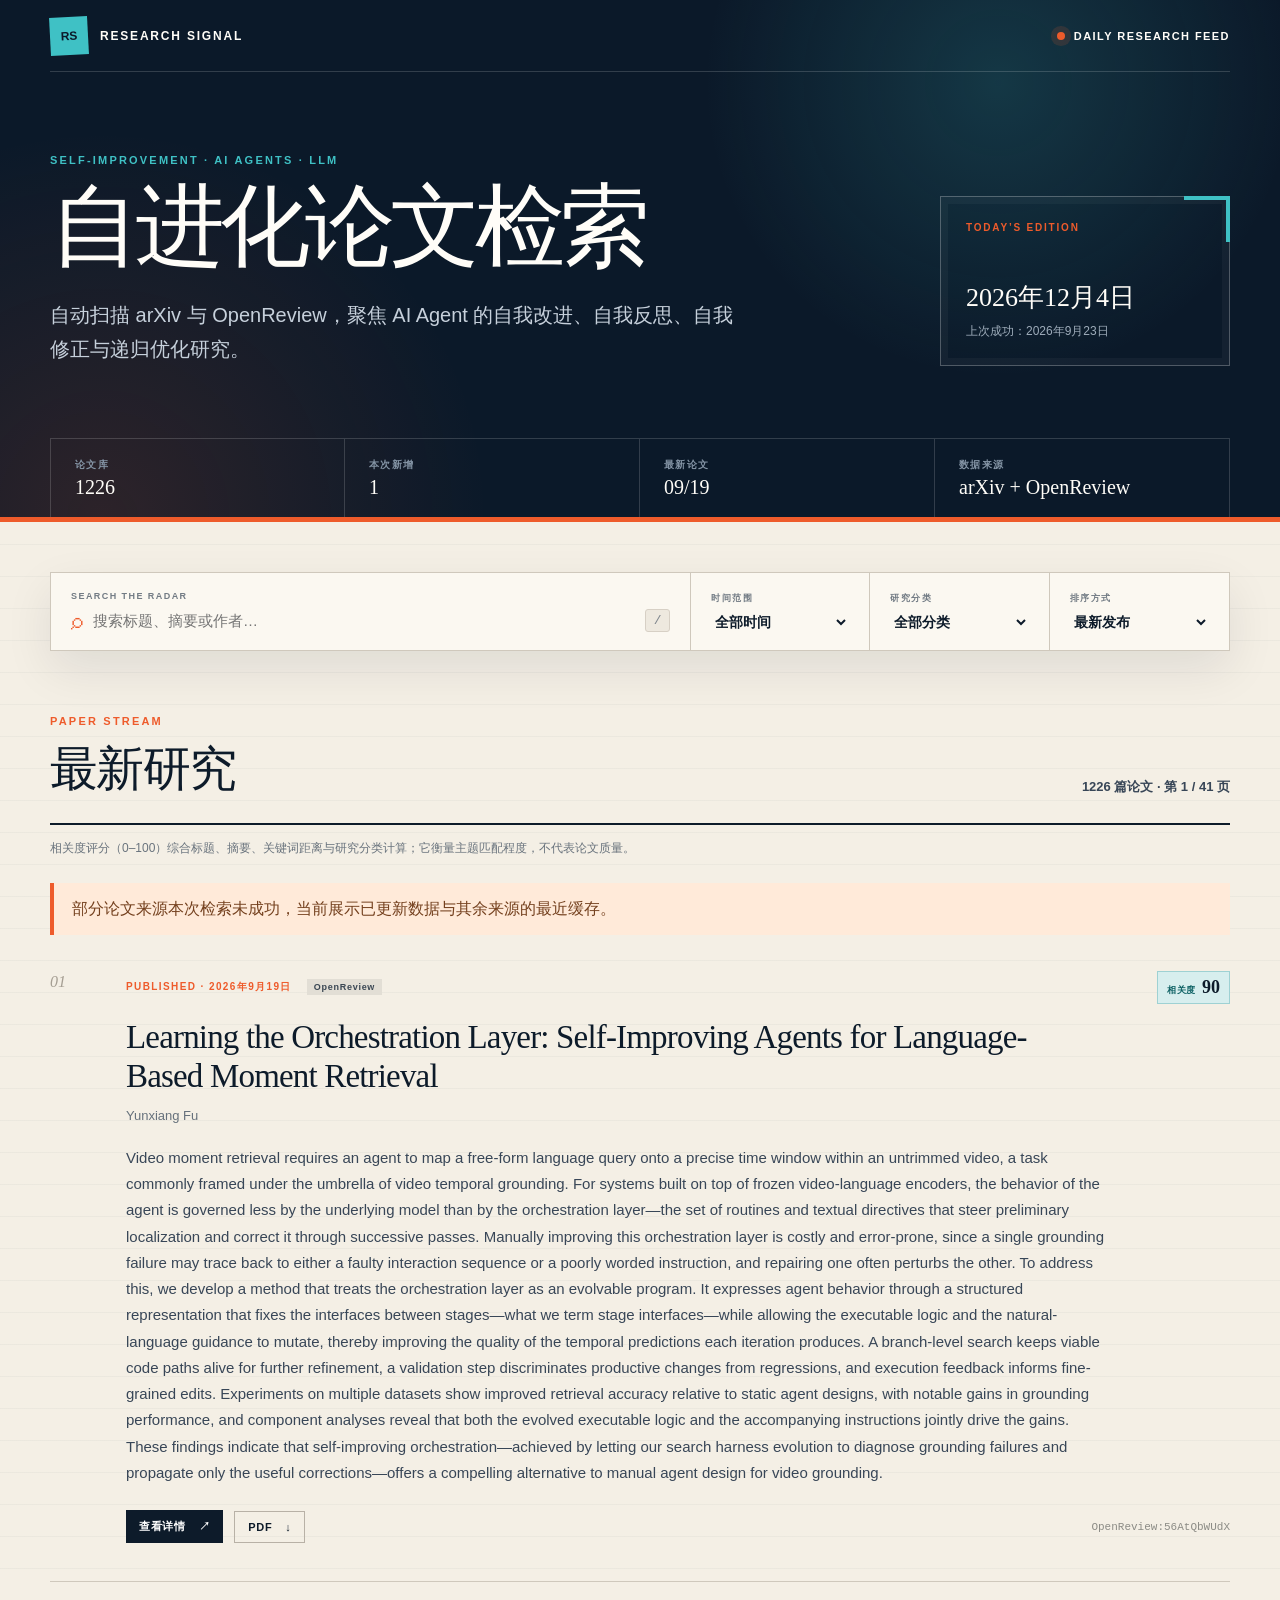
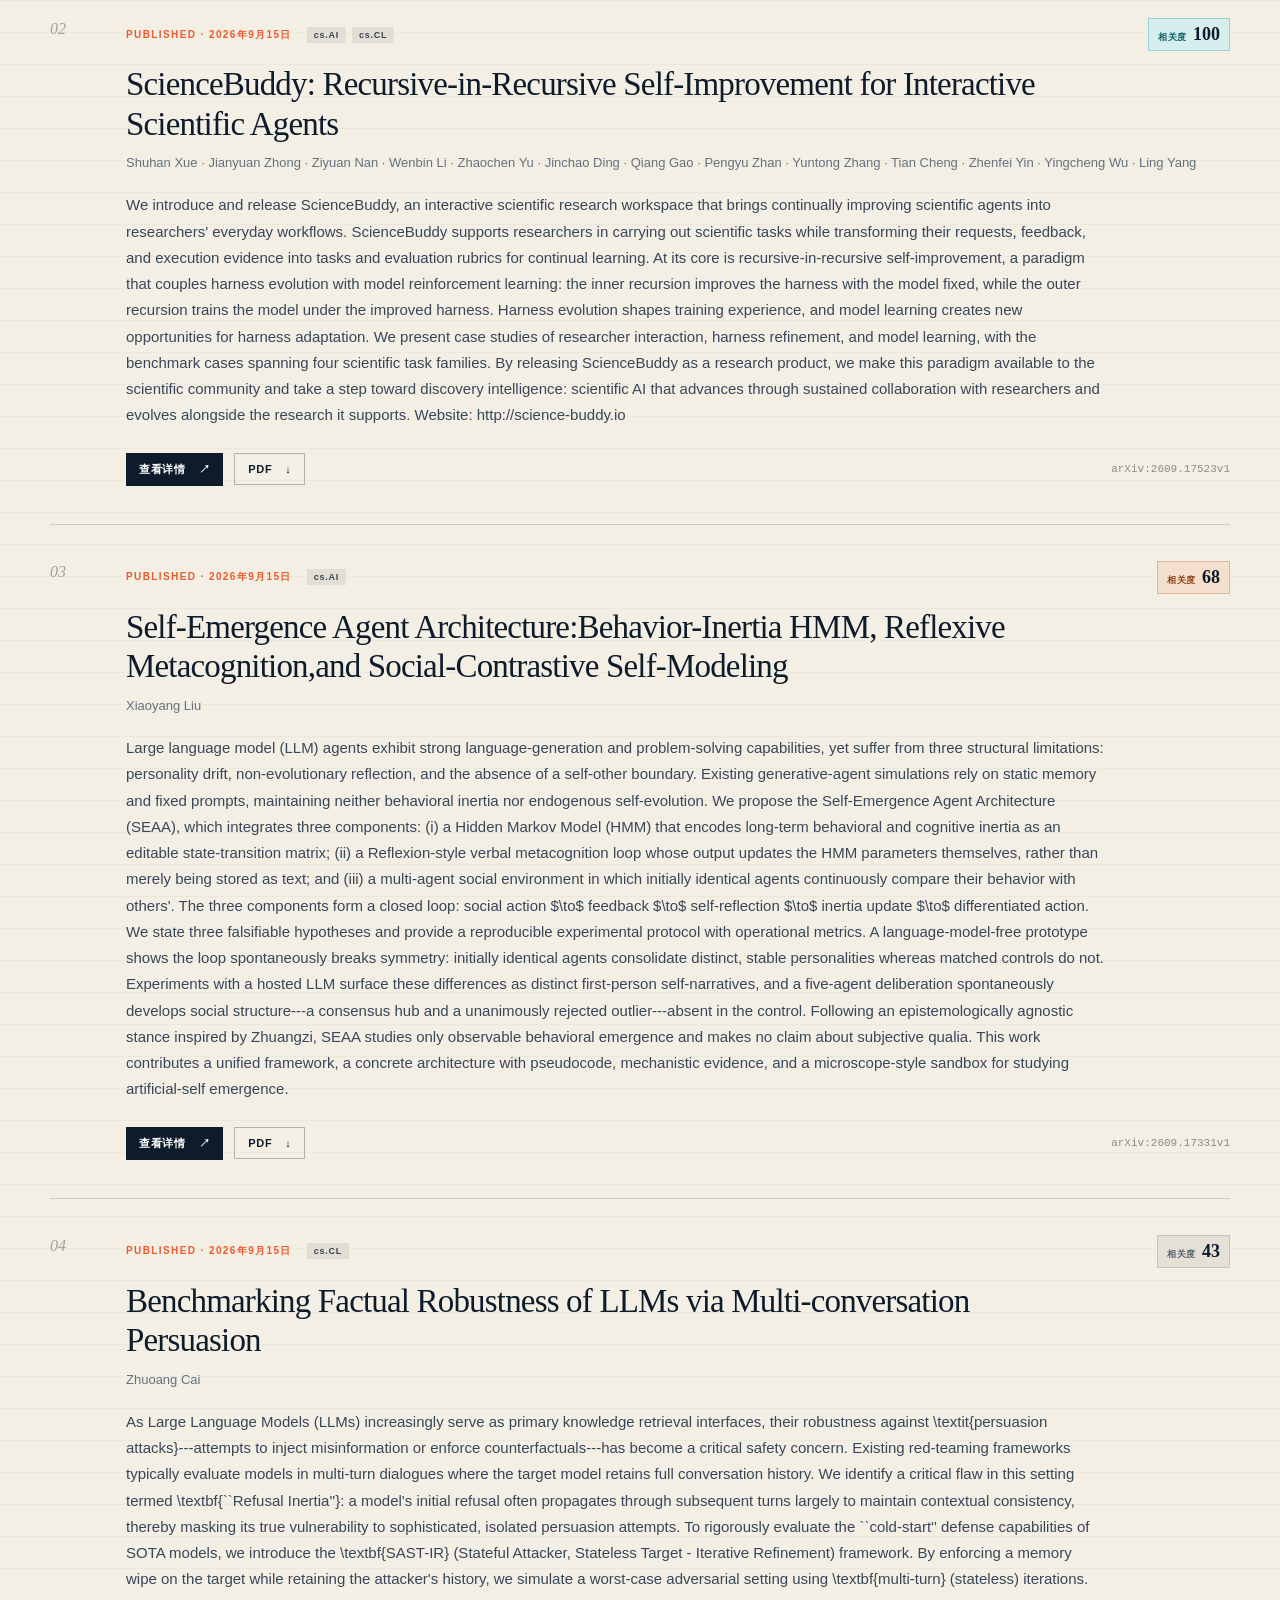
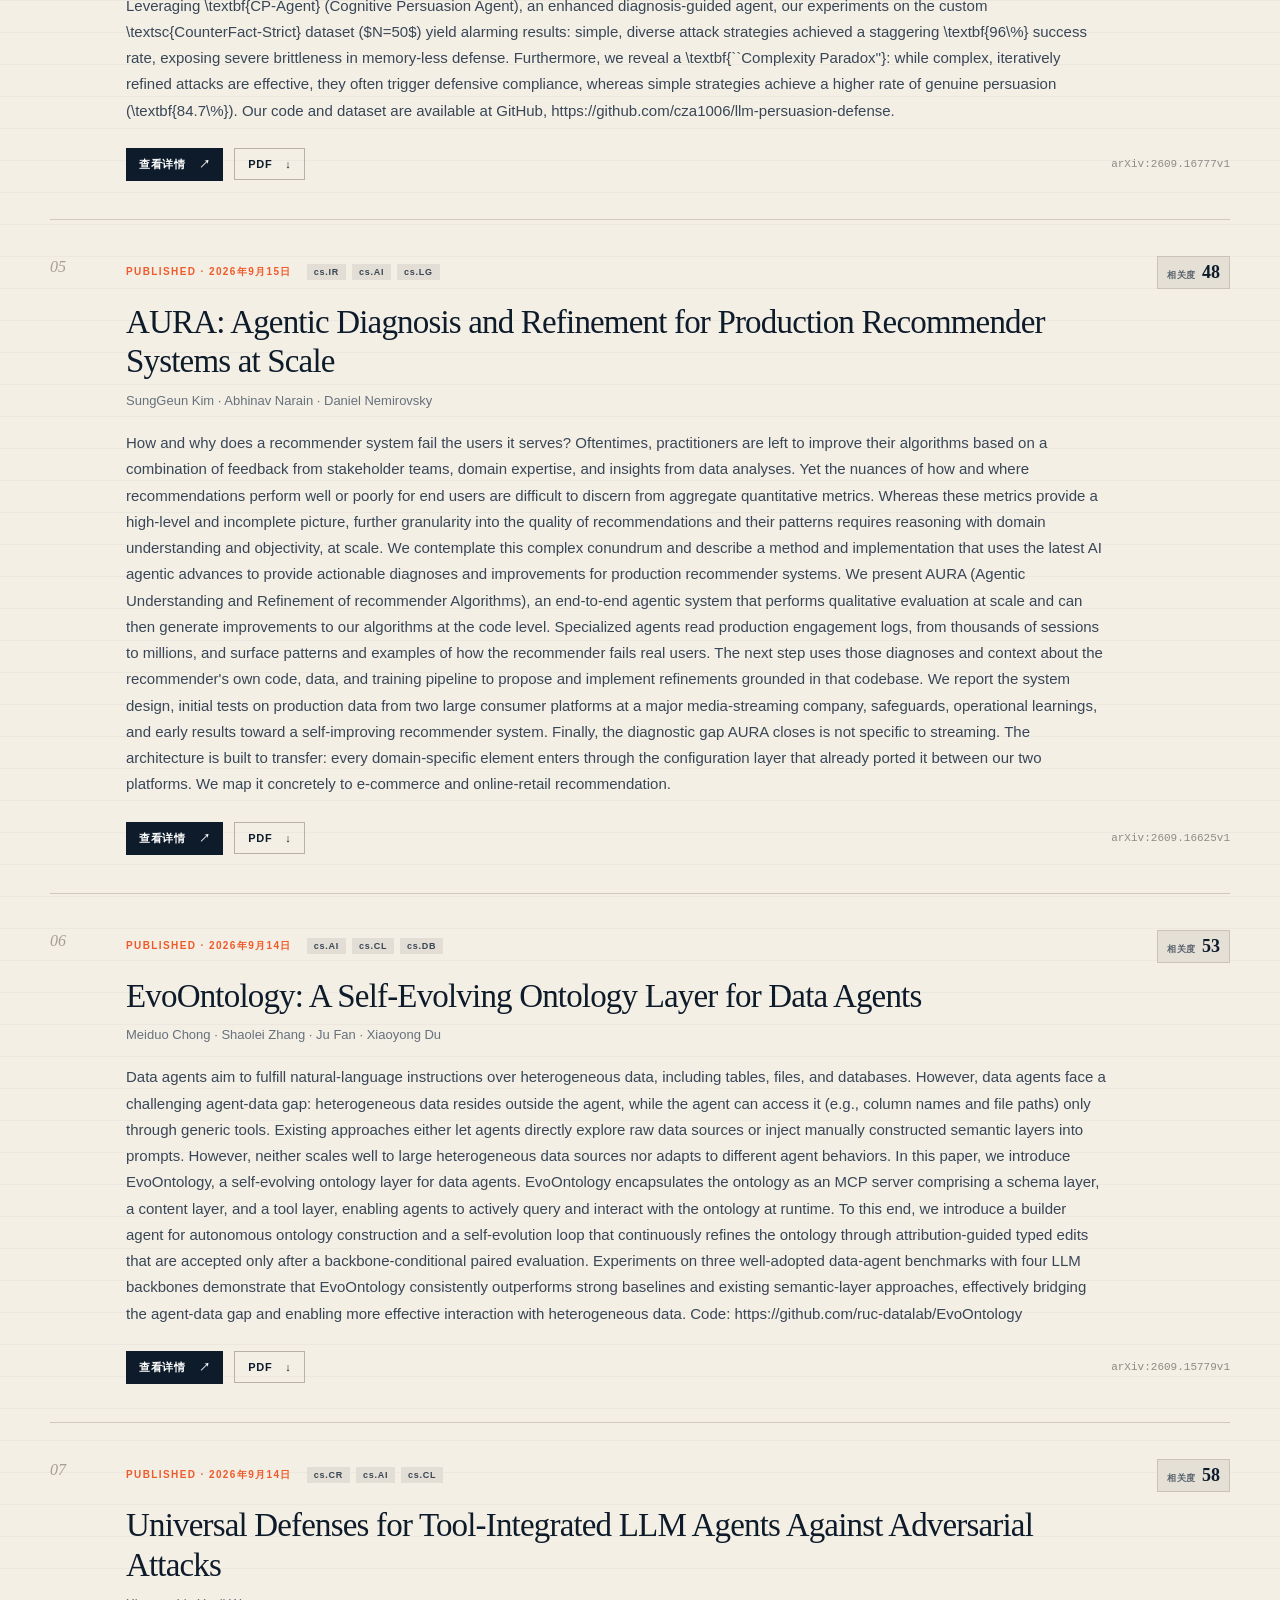
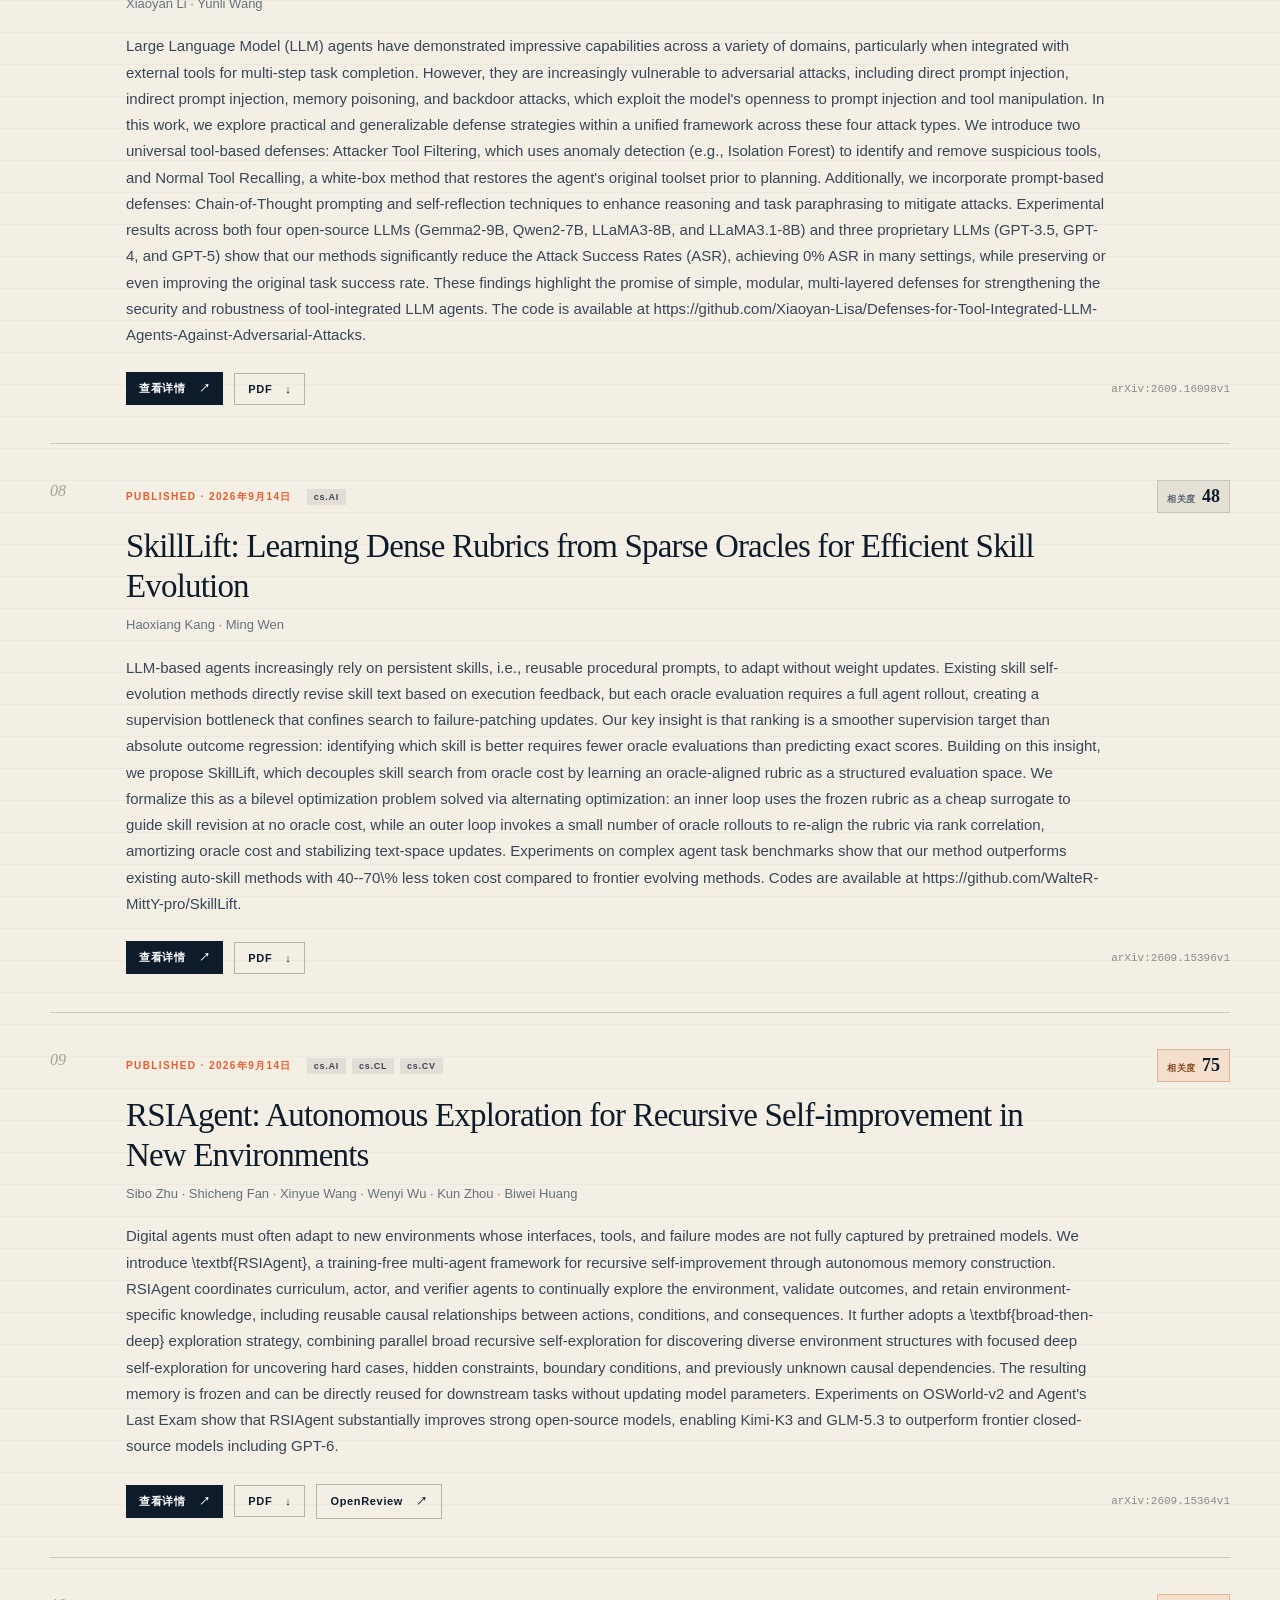
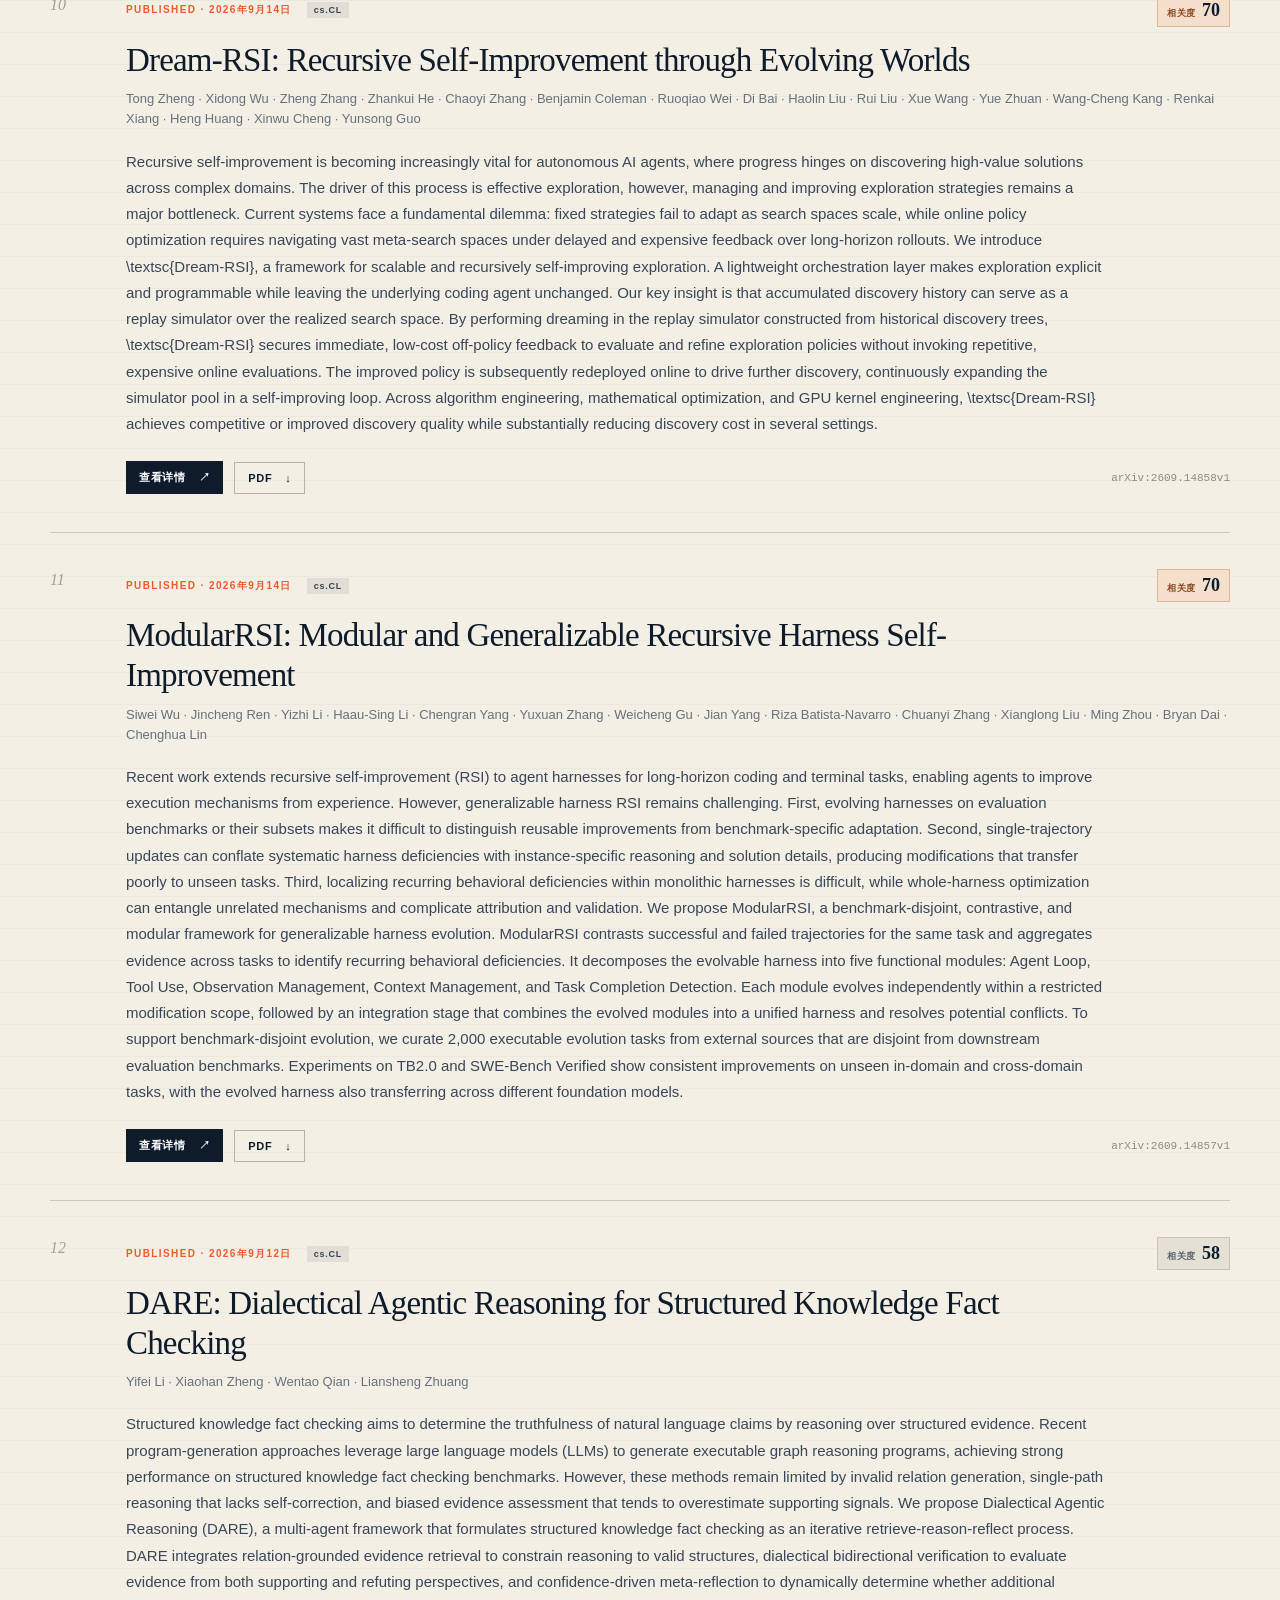
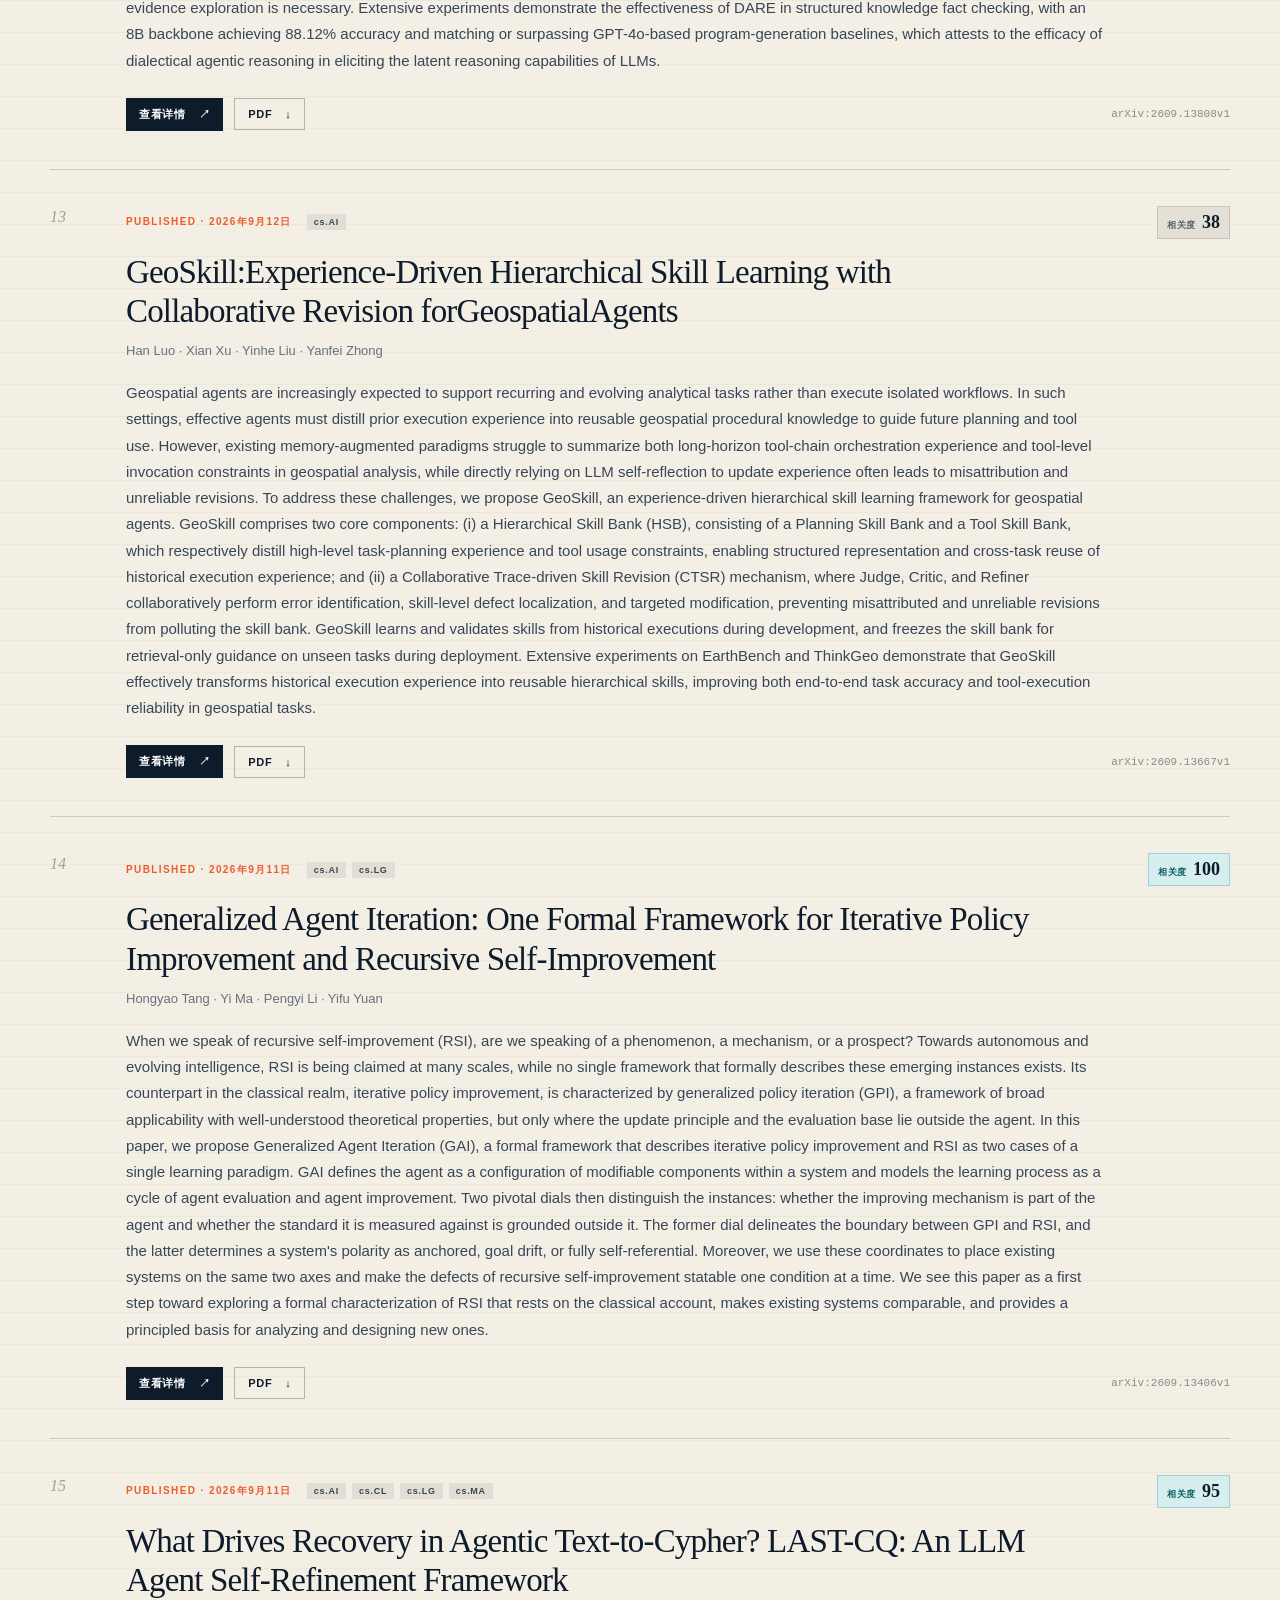
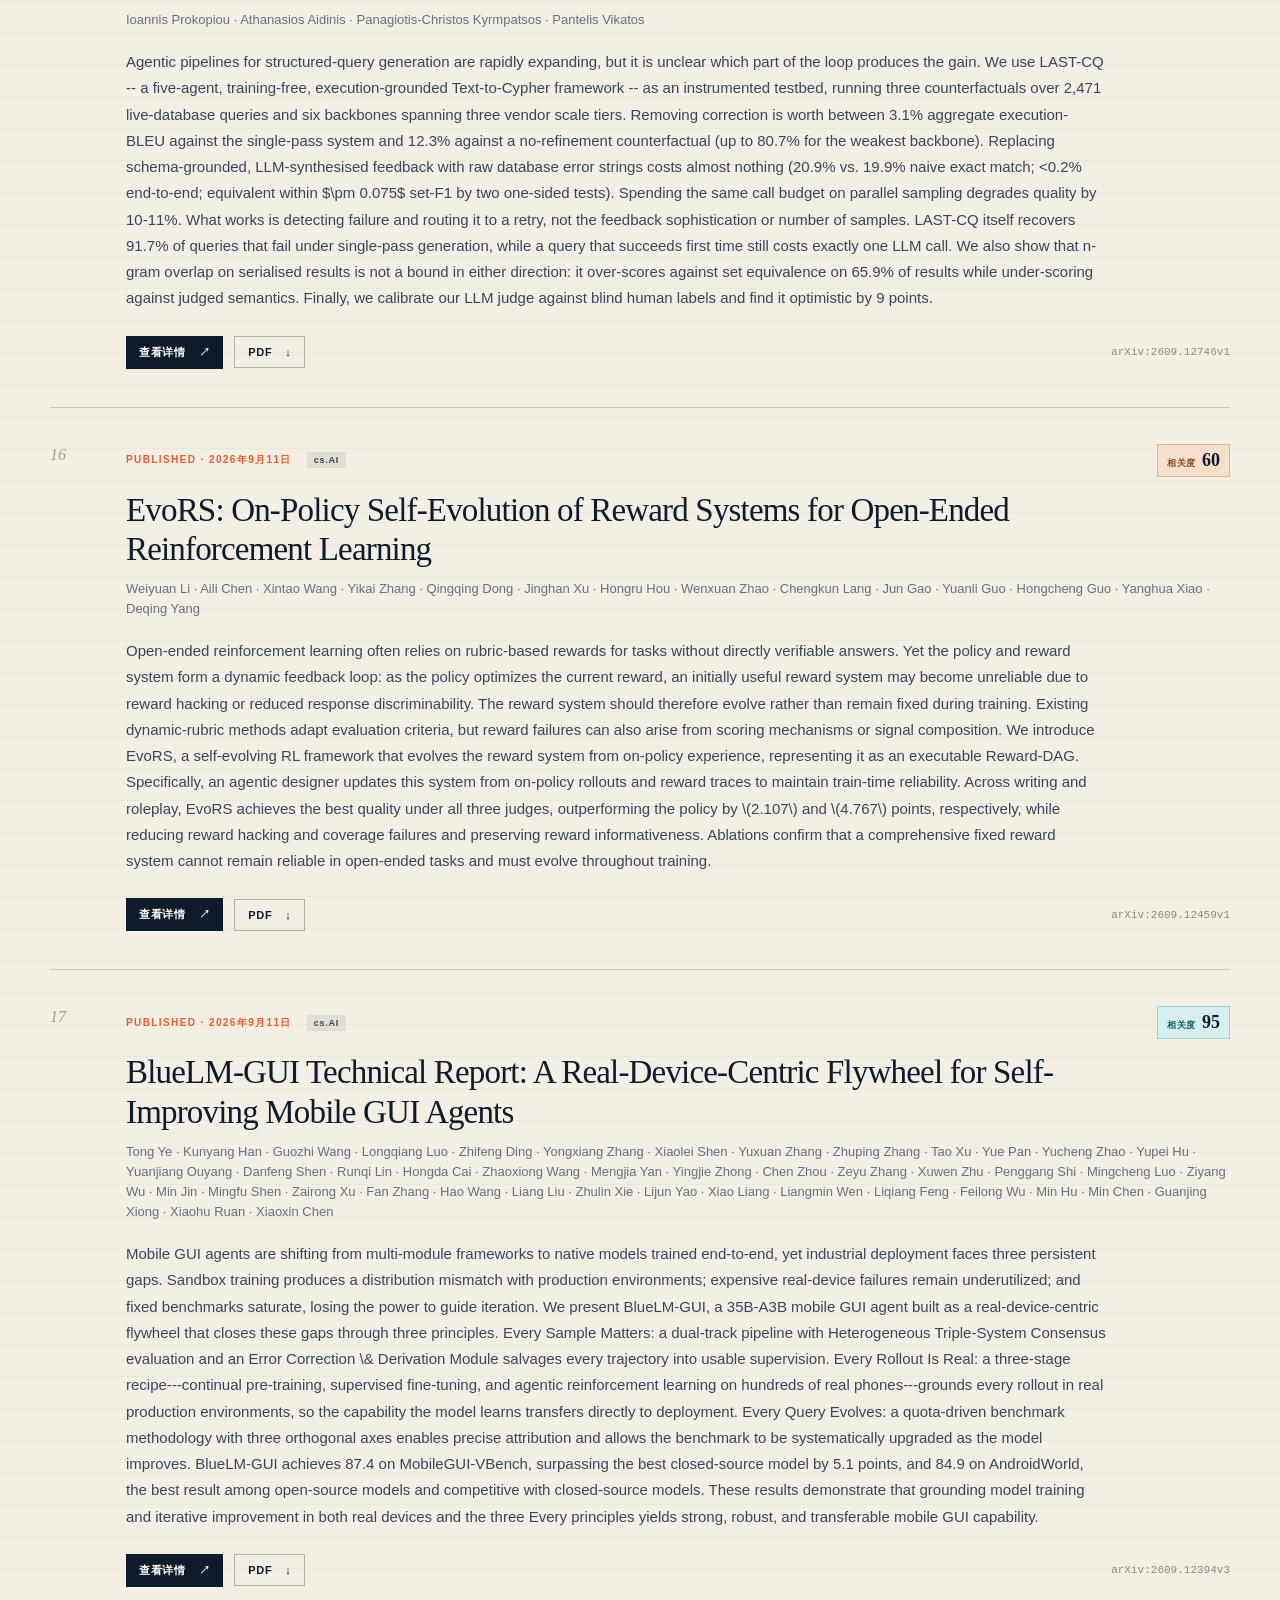
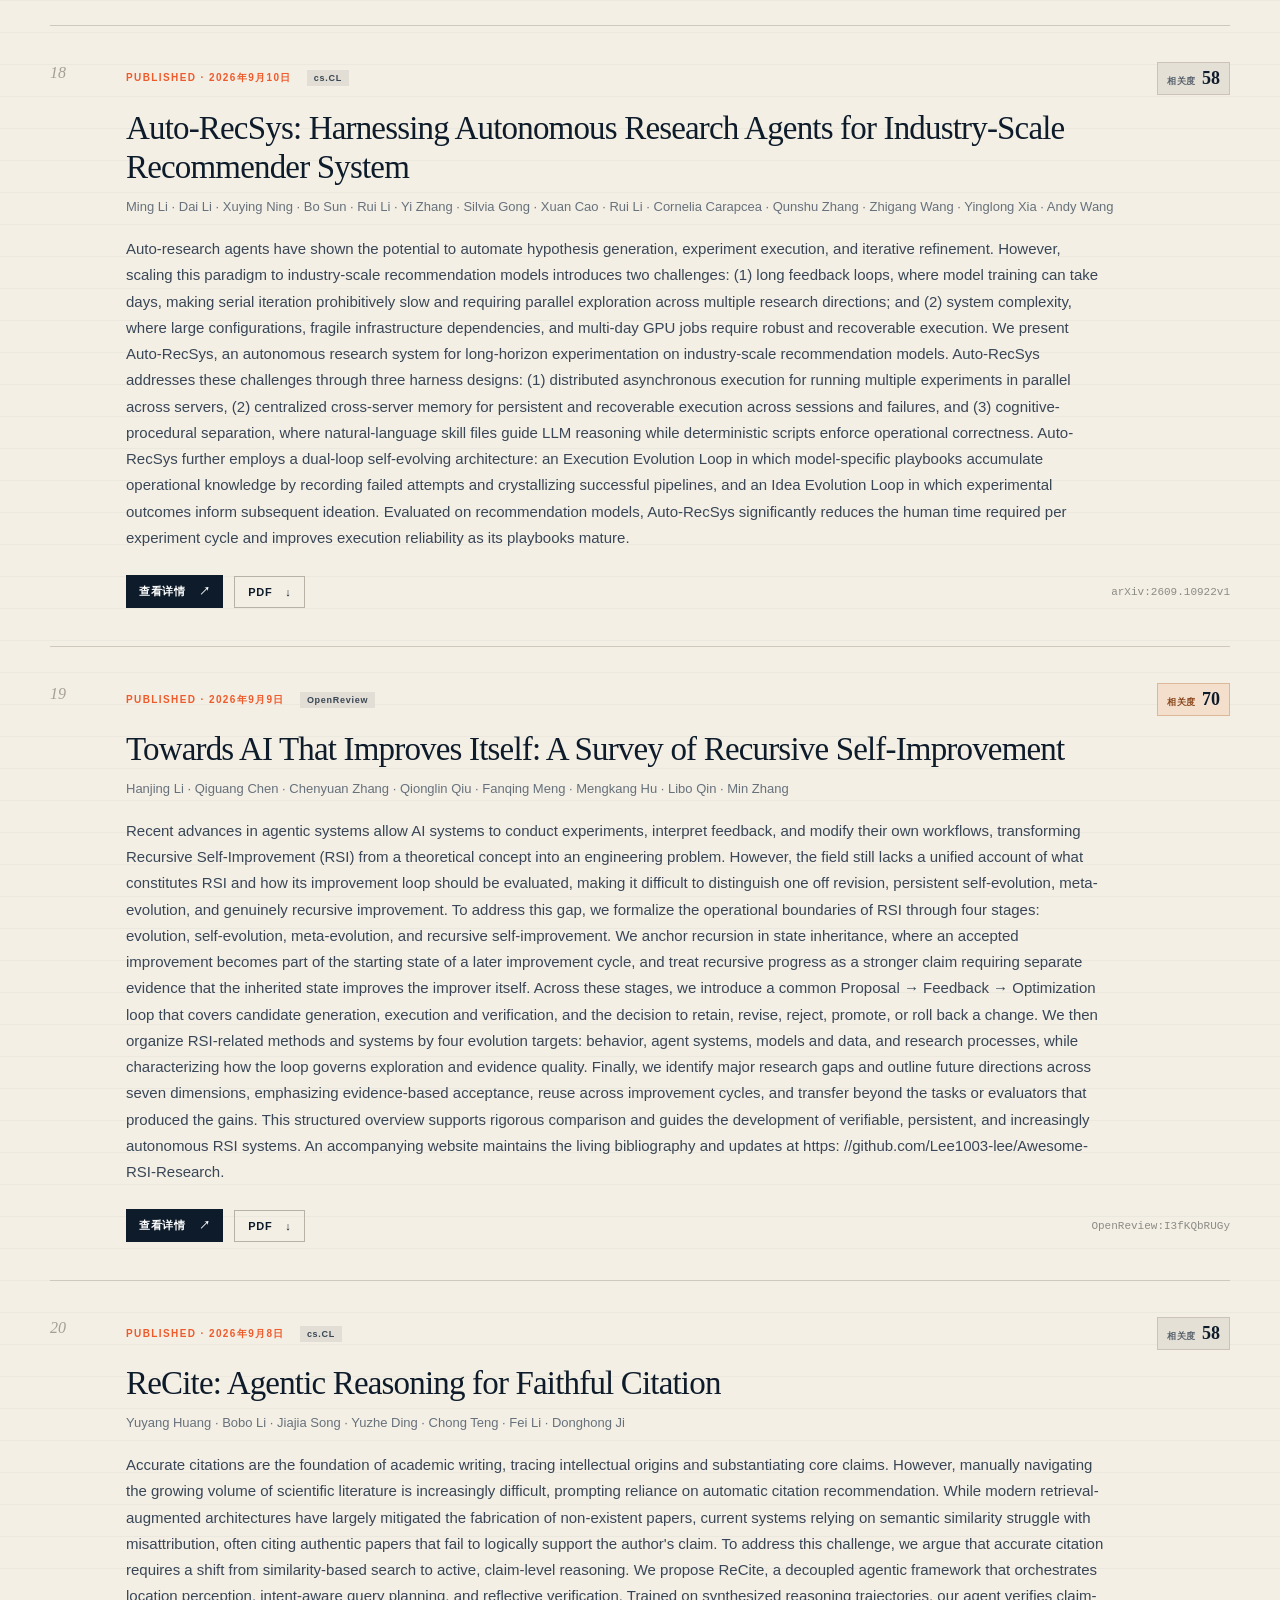
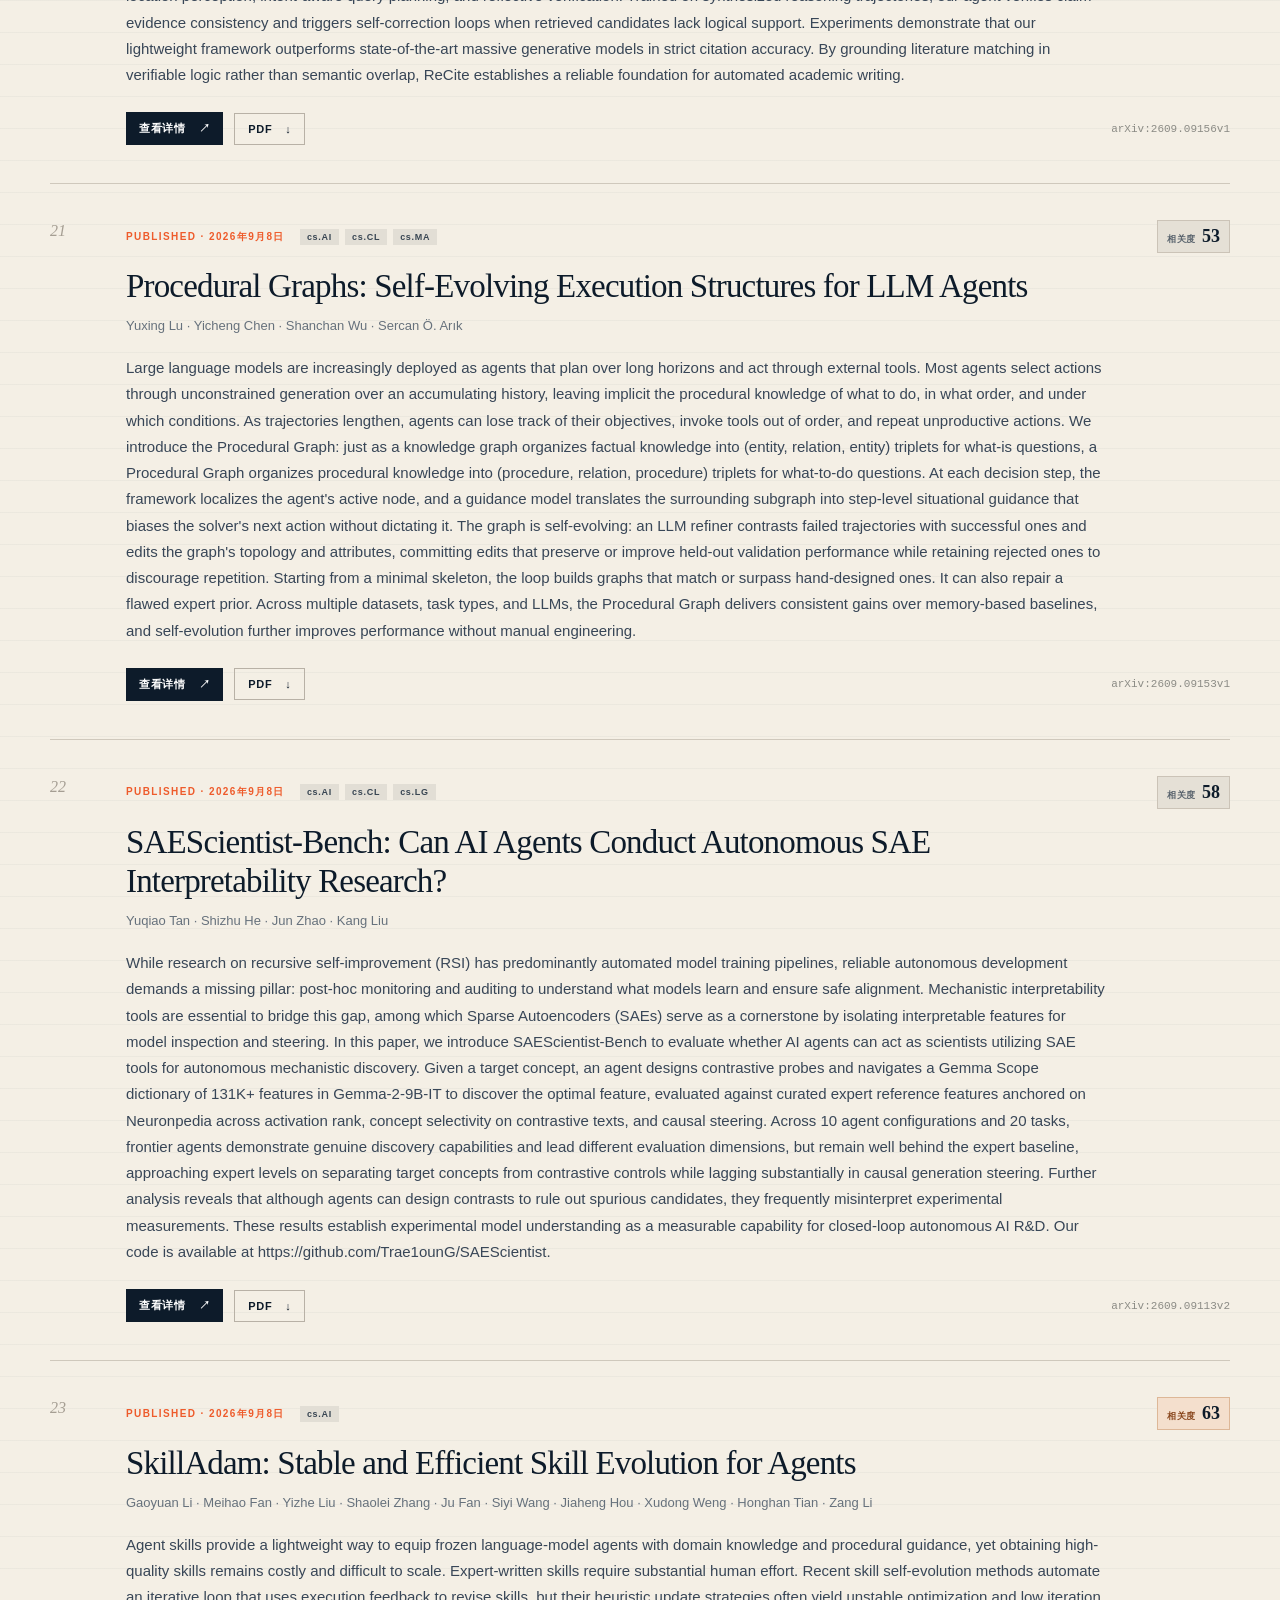
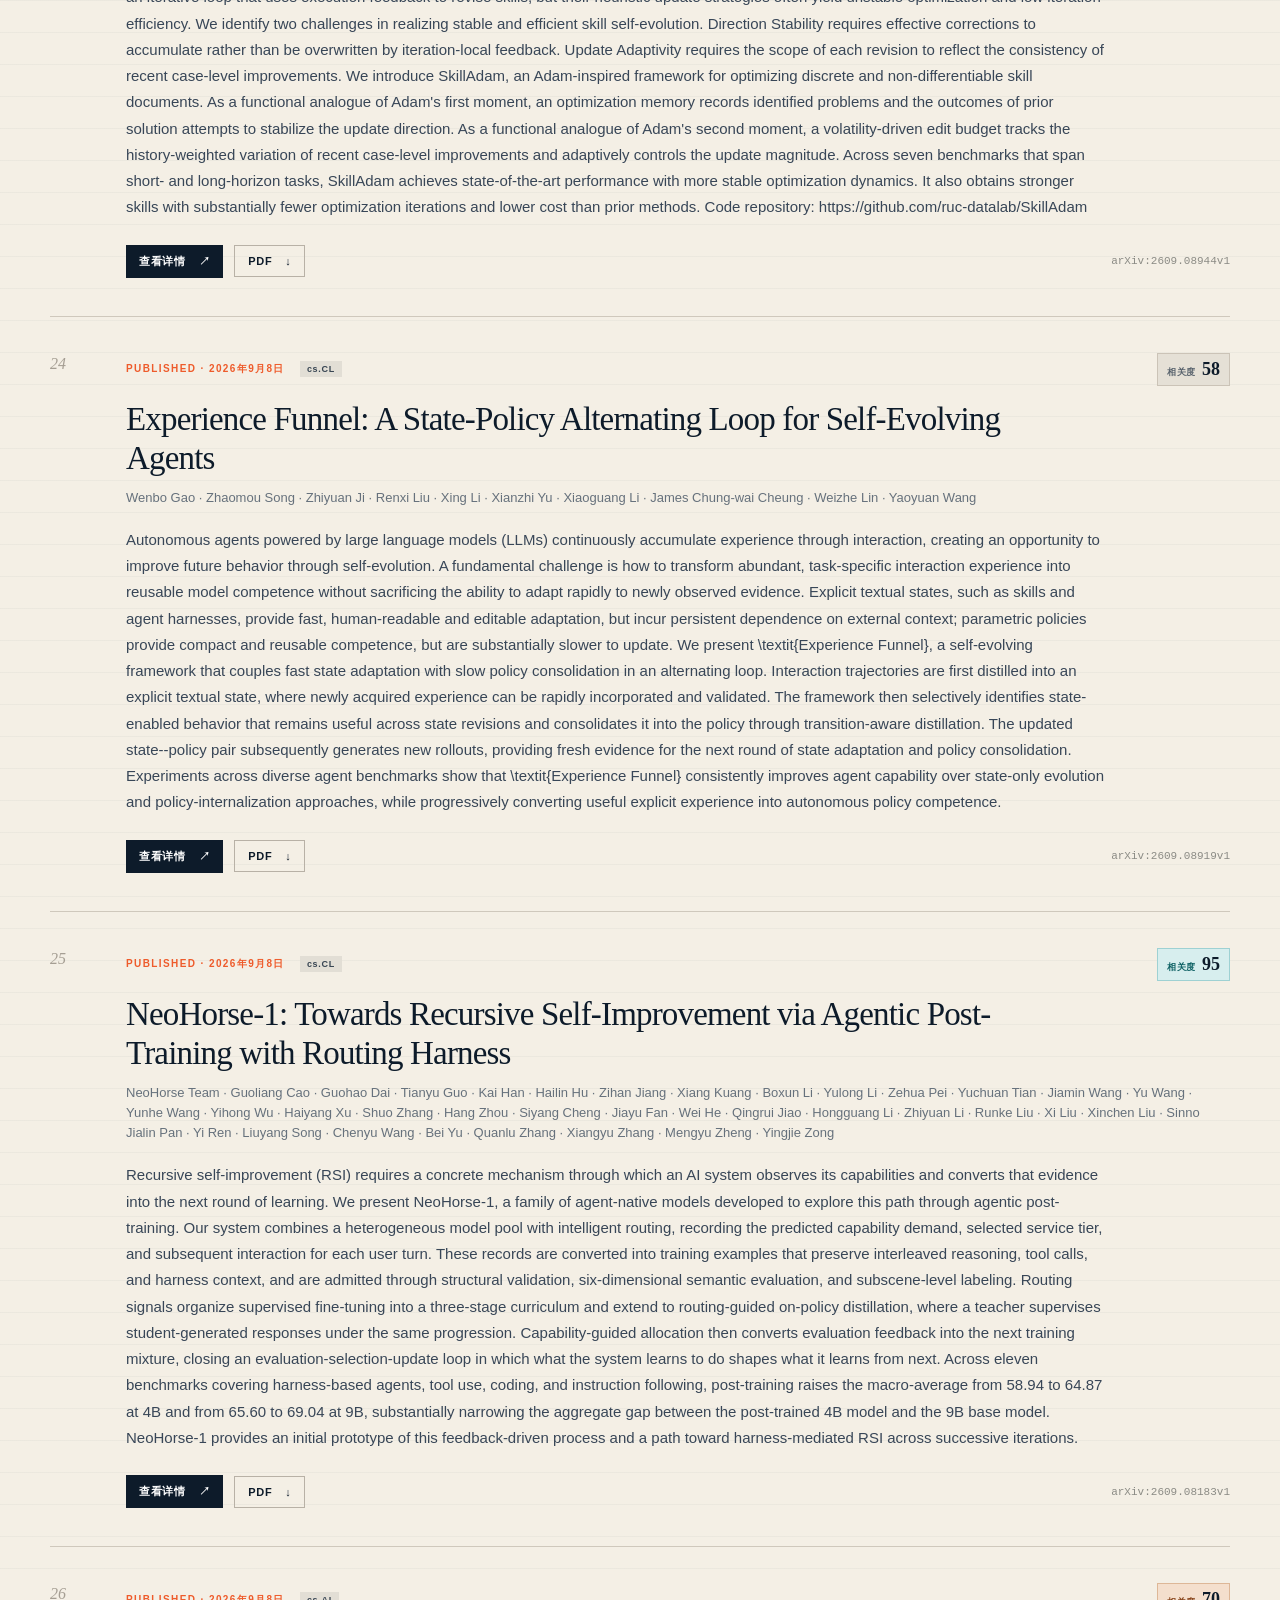
<file: public/index.html>
<!doctype html>
<html lang="zh-CN">
  <head>
    <meta charset="utf-8" />
    <meta name="viewport" content="width=device-width, initial-scale=1" />
    <meta name="description" content="每日追踪 arXiv 与 OpenReview 上关于 AI Agent self-improvement 的最新研究。" />
    <meta name="color-scheme" content="light" />
    <title>自进化论文检索</title>
    <link rel="stylesheet" href="styles.css" />
    <script src="papers-data.js" defer></script>
    <script src="app.js" defer></script>
  </head>
  <body>
    <a class="skip-link" href="#paper-list">跳到论文列表</a>

    <header class="masthead">
      <nav class="topbar" aria-label="主导航">
        <a class="brand" href="#top" aria-label="Research Signal 首页">
          <span class="brand-mark" aria-hidden="true">RS</span>
          <span>RESEARCH SIGNAL</span>
        </a>
        <span class="live-pill"><span class="live-dot" aria-hidden="true"></span>DAILY RESEARCH FEED</span>
      </nav>

      <div class="hero" id="top">
        <div class="hero-copy">
          <p class="eyebrow">SELF-IMPROVEMENT · AI AGENTS · LLM</p>
          <h1>自进化论文检索</h1>
          <p class="lede">
            自动扫描 arXiv 与 OpenReview，聚焦 AI Agent 的自我改进、自我反思、自我修正与递归优化研究。
          </p>
        </div>
        <aside class="edition-card" aria-label="本期信息">
          <span class="edition-label">TODAY’S EDITION</span>
          <strong id="edition-date">—</strong>
          <span id="edition-status">正在读取本地数据</span>
        </aside>
      </div>

      <div class="ticker" aria-label="数据摘要">
        <div><span>论文库</span><strong id="total-stat">0</strong></div>
        <div><span>本次新增</span><strong id="new-stat">0</strong></div>
        <div><span>最新论文</span><strong id="latest-stat">—</strong></div>
        <div><span>数据来源</span><strong>arXiv + OpenReview</strong></div>
      </div>
    </header>

    <main>
      <section class="controls" aria-label="筛选论文">
        <label class="search-box">
          <span>SEARCH THE RADAR</span>
          <span class="search-row">
            <span class="search-icon" aria-hidden="true">⌕</span>
            <input id="search-input" type="search" placeholder="搜索标题、摘要或作者…" autocomplete="off" />
            <kbd>/</kbd>
          </span>
        </label>

        <label class="select-wrap">
          <span>时间范围</span>
          <select id="period-select">
            <option value="all">全部时间</option>
            <option value="7">最近 7 天</option>
            <option value="30">最近 30 天</option>
            <option value="365">最近一年</option>
          </select>
        </label>

        <label class="select-wrap">
          <span>研究分类</span>
          <select id="category-select">
            <option value="all">全部分类</option>
          </select>
        </label>

        <label class="select-wrap">
          <span>排序方式</span>
          <select id="sort-select">
            <option value="published">最新发布</option>
            <option value="relevance">相关度最高</option>
            <option value="updated">最近更新</option>
            <option value="title">标题 A–Z</option>
          </select>
        </label>
      </section>

      <section class="results-head" aria-live="polite">
        <div>
          <p class="section-kicker">PAPER STREAM</p>
          <h2>最新研究</h2>
        </div>
        <p id="result-count">0 篇论文</p>
      </section>
      <p class="score-method">
        相关度评分（0–100）综合标题、摘要、关键词距离与研究分类计算；它衡量主题匹配程度，不代表论文质量。
      </p>

      <div id="notice" class="notice" hidden></div>
      <div id="paper-list" class="paper-list" aria-live="polite"></div>

      <nav id="pagination" class="pagination" aria-label="论文分页" hidden>
        <button id="previous-page" class="pagination-nav" type="button">← 上一页</button>
        <div id="page-numbers" class="page-numbers" aria-label="选择页码"></div>
        <span id="page-status" class="page-status" aria-live="polite"></span>
        <button id="next-page" class="pagination-nav" type="button">下一页 →</button>
      </nav>

      <section id="empty-state" class="empty-state" hidden>
        <span aria-hidden="true">∅</span>
        <h2>没有匹配的论文</h2>
        <p>试试缩短关键词，或切换时间与分类范围。</p>
        <button id="clear-filters" type="button">清除筛选</button>
      </section>
    </main>

    <template id="paper-template">
      <article class="paper-card">
        <div class="paper-index" aria-hidden="true"></div>
        <div class="paper-body">
          <div class="paper-meta">
            <time class="paper-date"></time>
            <div class="paper-categories"></div>
            <span class="relevance-score"><span>相关度</span><strong></strong></span>
          </div>
          <h3><a class="paper-title" target="_blank" rel="noopener noreferrer"></a></h3>
          <p class="paper-authors"></p>
          <p class="paper-abstract"></p>
          <div class="paper-actions">
            <a class="primary-action paper-page" target="_blank" rel="noopener noreferrer">查看详情 <span>↗</span></a>
            <a class="secondary-action paper-pdf" target="_blank" rel="noopener noreferrer">PDF <span>↓</span></a>
            <a class="secondary-action paper-openreview" target="_blank" rel="noopener noreferrer" hidden>OpenReview <span>↗</span></a>
            <span class="arxiv-id"></span>
          </div>
        </div>
      </article>
    </template>

    <footer>
      <p><strong>RESEARCH SIGNAL</strong> · 只展示论文元数据与摘要，版权归原作者所有。</p>
      <p id="last-updated">尚未更新</p>
    </footer>
  </body>
</html>
</file>
<file: public/styles.css>
:root {
  --ink: #0d1b2a;
  --ink-soft: #384657;
  --paper: #f4efe5;
  --paper-light: #fbf8f1;
  --line: #cfc8bc;
  --orange: #ee5b2b;
  --cyan: #3fc1c5;
  --navy: #0b1929;
  --white: #fffdf8;
  --shadow: 0 18px 48px rgba(13, 27, 42, 0.09);
}

* { box-sizing: border-box; }

html { scroll-behavior: smooth; }

body {
  margin: 0;
  color: var(--ink);
  background:
    linear-gradient(rgba(13, 27, 42, 0.035) 1px, transparent 1px),
    var(--paper);
  background-size: 100% 32px;
  font-family: Inter, ui-sans-serif, -apple-system, BlinkMacSystemFont, "Segoe UI", sans-serif;
  -webkit-font-smoothing: antialiased;
}

a { color: inherit; }

button, input, select { font: inherit; }

.skip-link {
  position: fixed;
  z-index: 99;
  top: 10px;
  left: 10px;
  transform: translateY(-160%);
  padding: 10px 14px;
  background: var(--white);
  border: 2px solid var(--orange);
}

.skip-link:focus { transform: none; }

.masthead {
  color: var(--white);
  background:
    radial-gradient(circle at 78% 16%, rgba(63, 193, 197, 0.18), transparent 27%),
    radial-gradient(circle at 8% 100%, rgba(238, 91, 43, 0.15), transparent 30%),
    var(--navy);
  border-bottom: 5px solid var(--orange);
}

.topbar, .hero, .ticker, main, footer {
  width: min(1180px, calc(100% - 40px));
  margin-inline: auto;
}

.topbar {
  display: flex;
  align-items: center;
  justify-content: space-between;
  min-height: 72px;
  border-bottom: 1px solid rgba(255, 255, 255, 0.16);
}

.brand {
  display: inline-flex;
  align-items: center;
  gap: 12px;
  color: inherit;
  text-decoration: none;
  font-size: 12px;
  font-weight: 800;
  letter-spacing: 0.15em;
}

.brand-mark {
  display: grid;
  place-items: center;
  width: 38px;
  aspect-ratio: 1;
  color: var(--navy);
  background: var(--cyan);
  font-size: 12px;
  letter-spacing: 0;
  transform: rotate(-3deg);
}

.live-pill {
  display: flex;
  align-items: center;
  gap: 9px;
  font-size: 11px;
  font-weight: 750;
  letter-spacing: 0.13em;
}

.live-dot {
  width: 8px;
  height: 8px;
  background: var(--orange);
  border-radius: 50%;
  box-shadow: 0 0 0 6px rgba(238, 91, 43, 0.14);
}

.hero {
  display: grid;
  grid-template-columns: minmax(0, 1fr) 290px;
  gap: 70px;
  align-items: end;
  padding: 82px 0 72px;
}

.eyebrow, .section-kicker {
  margin: 0 0 18px;
  color: var(--cyan);
  font-size: 11px;
  font-weight: 800;
  letter-spacing: 0.2em;
}

h1 {
  max-width: 850px;
  margin: 0;
  font-family: Georgia, "Times New Roman", serif;
  font-size: clamp(50px, 8vw, 90px);
  font-weight: 500;
  line-height: 0.96;
  letter-spacing: -0.055em;
}

.lede {
  max-width: 690px;
  margin: 28px 0 0;
  color: #c6d0db;
  font-size: clamp(16px, 2vw, 20px);
  line-height: 1.7;
}

.edition-card {
  position: relative;
  display: flex;
  min-height: 170px;
  padding: 25px;
  flex-direction: column;
  justify-content: flex-end;
  border: 1px solid rgba(255, 255, 255, 0.28);
  box-shadow: inset 0 0 0 7px rgba(255, 255, 255, 0.035);
}

.edition-card::before {
  content: "";
  position: absolute;
  top: -1px;
  right: -1px;
  width: 42px;
  height: 42px;
  border-top: 4px solid var(--cyan);
  border-right: 4px solid var(--cyan);
}

.edition-label {
  margin-bottom: auto;
  color: var(--orange);
  font-size: 10px;
  font-weight: 800;
  letter-spacing: 0.18em;
}

.edition-card strong {
  display: block;
  font-family: Georgia, serif;
  font-size: 26px;
  font-weight: 500;
}

.edition-card > span:last-child {
  margin-top: 8px;
  color: #9eacba;
  font-size: 12px;
}

.ticker {
  display: grid;
  grid-template-columns: repeat(4, 1fr);
  border-top: 1px solid rgba(255, 255, 255, 0.16);
}

.ticker > div {
  display: flex;
  min-height: 78px;
  padding: 18px 24px;
  flex-direction: column;
  justify-content: center;
  border-right: 1px solid rgba(255, 255, 255, 0.16);
}

.ticker > div:first-child { border-left: 1px solid rgba(255, 255, 255, 0.16); }

.ticker span {
  color: #8494a5;
  font-size: 10px;
  font-weight: 750;
  letter-spacing: 0.14em;
  text-transform: uppercase;
}

.ticker strong {
  margin-top: 4px;
  font-family: Georgia, serif;
  font-size: 20px;
  font-weight: 500;
}

main { padding: 50px 0 96px; }

.controls {
  display: grid;
  grid-template-columns: minmax(280px, 1fr) repeat(3, minmax(130px, 0.28fr));
  gap: 0;
  background: var(--paper-light);
  border: 1px solid var(--line);
  box-shadow: var(--shadow);
}

.controls label {
  display: flex;
  min-width: 0;
  padding: 18px 20px;
  flex-direction: column;
  justify-content: center;
  border-right: 1px solid var(--line);
}

.controls label:last-child { border-right: 0; }

.controls label > span:first-child {
  margin-bottom: 8px;
  color: #727b84;
  font-size: 9px;
  font-weight: 800;
  letter-spacing: 0.16em;
}

.search-row { display: flex; align-items: center; gap: 10px; }

.search-icon { color: var(--orange); font-size: 23px; line-height: 1; }

.search-row input {
  width: 100%;
  padding: 0;
  color: var(--ink);
  background: transparent;
  border: 0;
  outline: 0;
  font-size: 15px;
}

.search-row kbd {
  min-width: 25px;
  padding: 3px 7px;
  color: #7e858c;
  background: #eee9df;
  border: 1px solid #d7d0c5;
  border-radius: 3px;
  text-align: center;
}

.select-wrap select {
  width: 100%;
  padding: 0 22px 0 0;
  color: var(--ink);
  background: transparent;
  border: 0;
  outline: 0;
  font-size: 14px;
  font-weight: 650;
}

.results-head {
  display: flex;
  align-items: end;
  justify-content: space-between;
  padding: 64px 0 22px;
  border-bottom: 2px solid var(--ink);
}

.section-kicker { margin-bottom: 10px; color: var(--orange); }

.results-head h2 {
  margin: 0;
  font-family: Georgia, serif;
  font-size: clamp(32px, 4vw, 48px);
  font-weight: 500;
  letter-spacing: -0.035em;
}

.results-head > p {
  margin: 0 0 5px;
  color: var(--ink-soft);
  font-size: 13px;
  font-weight: 700;
}

.notice {
  margin-top: 24px;
  padding: 14px 18px;
  color: #74401e;
  background: #ffead9;
  border-left: 4px solid var(--orange);
  line-height: 1.5;
}

.score-method {
  margin: 14px 0 0;
  color: #69737d;
  font-size: 12px;
  line-height: 1.6;
}

.paper-card {
  display: grid;
  grid-template-columns: 76px minmax(0, 1fr);
  border-bottom: 1px solid var(--line);
  transition: background 180ms ease, transform 180ms ease;
}

.paper-card:hover {
  background: rgba(255, 253, 248, 0.72);
  transform: translateX(4px);
}

.paper-index {
  padding-top: 38px;
  color: #a59e93;
  font-family: Georgia, serif;
  font-size: 16px;
  font-style: italic;
}

.paper-body { padding: 36px 0 38px; }

.paper-meta { display: flex; align-items: center; gap: 15px; }

.paper-date {
  color: var(--orange);
  font-size: 10px;
  font-weight: 800;
  letter-spacing: 0.14em;
}

.paper-categories { display: flex; flex-wrap: wrap; gap: 6px; }

.category-tag {
  padding: 3px 7px;
  color: #394653;
  background: #e2ded5;
  font-size: 9px;
  font-weight: 750;
  letter-spacing: 0.08em;
}

.relevance-score {
  display: inline-flex;
  align-items: baseline;
  gap: 6px;
  margin-left: auto;
  padding: 5px 9px;
  color: #59636d;
  background: #e5e0d6;
  border: 1px solid #cbc3b7;
  font-size: 9px;
  font-weight: 800;
  letter-spacing: 0.08em;
  white-space: nowrap;
}

.relevance-score strong {
  color: var(--ink);
  font-family: Georgia, serif;
  font-size: 18px;
  font-weight: 600;
  letter-spacing: 0;
}

.relevance-score.medium { color: #8a481f; background: #f4dfcd; border-color: #ddb797; }
.relevance-score.high { color: #0f6265; background: #d7eeee; border-color: #9ed1d3; }

.paper-card h3 {
  max-width: 940px;
  margin: 14px 0 9px;
  font-family: Georgia, "Times New Roman", serif;
  font-size: clamp(24px, 3vw, 33px);
  font-weight: 500;
  line-height: 1.2;
  letter-spacing: -0.025em;
}

.paper-title { text-decoration-color: transparent; text-decoration-thickness: 2px; text-underline-offset: 4px; }
.paper-title:hover { text-decoration-color: var(--orange); }
.paper-title:focus-visible, button:focus-visible, input:focus-visible, select:focus-visible, .paper-actions a:focus-visible {
  outline: 3px solid var(--cyan);
  outline-offset: 3px;
}

.paper-authors {
  margin: 0 0 19px;
  color: #66717c;
  font-size: 13px;
  line-height: 1.55;
}

.paper-abstract {
  max-width: 980px;
  margin: 0;
  color: var(--ink-soft);
  font-size: 15px;
  line-height: 1.75;
}

.paper-actions { display: flex; align-items: center; gap: 11px; margin-top: 24px; }

.paper-actions a {
  display: inline-flex;
  align-items: center;
  gap: 13px;
  padding: 9px 13px;
  text-decoration: none;
  font-size: 11px;
  font-weight: 800;
  letter-spacing: 0.06em;
}

.paper-actions a[hidden] { display: none; }

.venue-tag {
  max-width: 280px;
  overflow: hidden;
  text-overflow: ellipsis;
  white-space: nowrap;
}

.primary-action { color: white; background: var(--ink); }
.primary-action:hover { background: var(--orange); }
.secondary-action { border: 1px solid #b8b1a6; }
.secondary-action:hover { background: var(--white); }

.arxiv-id {
  margin-left: auto;
  color: #8b8b85;
  font-family: ui-monospace, SFMono-Regular, Menlo, monospace;
  font-size: 11px;
}

.empty-state {
  padding: 90px 20px;
  text-align: center;
  border-bottom: 1px solid var(--line);
}

.empty-state > span { color: var(--orange); font: 64px/1 Georgia, serif; }
.empty-state h2 { margin: 16px 0 8px; font: 32px/1.2 Georgia, serif; }
.empty-state p { color: var(--ink-soft); }
.empty-state button {
  margin-top: 12px;
  padding: 10px 16px;
  color: white;
  background: var(--ink);
  border: 0;
  cursor: pointer;
}

.pagination {
  display: grid;
  grid-template-columns: auto 1fr auto auto;
  align-items: center;
  gap: 16px;
  margin-top: 34px;
  padding: 18px 20px;
  background: var(--paper-light);
  border: 1px solid var(--line);
  box-shadow: var(--shadow);
}

.pagination[hidden] { display: none; }

.pagination button {
  min-width: 42px;
  min-height: 42px;
  color: var(--ink);
  background: transparent;
  border: 1px solid #b8b1a6;
  cursor: pointer;
  font-size: 12px;
  font-weight: 800;
}

.pagination button:hover:not(:disabled),
.page-number.active {
  color: var(--white);
  background: var(--ink);
  border-color: var(--ink);
}

.pagination button:disabled {
  cursor: not-allowed;
  opacity: 0.38;
}

.pagination-nav { padding-inline: 15px; }

.page-numbers {
  display: flex;
  justify-content: center;
  align-items: center;
  gap: 7px;
}

.pagination-ellipsis {
  min-width: 24px;
  color: #7d807f;
  text-align: center;
}

.page-status {
  color: #6a737c;
  font-size: 11px;
  font-weight: 750;
  white-space: nowrap;
}

footer {
  display: flex;
  justify-content: space-between;
  gap: 30px;
  padding: 27px 0 44px;
  color: #6a737c;
  border-top: 1px solid var(--line);
  font-size: 11px;
  line-height: 1.6;
}

footer p { margin: 0; }
footer strong { color: var(--ink); letter-spacing: 0.11em; }

@media (max-width: 850px) {
  .hero { grid-template-columns: 1fr; gap: 36px; padding: 62px 0 52px; }
  .edition-card { min-height: 130px; }
  .ticker { grid-template-columns: repeat(2, 1fr); }
  .ticker > div:nth-child(3) { border-left: 1px solid rgba(255, 255, 255, 0.16); }
  .controls { grid-template-columns: 1fr 1fr 1fr; }
  .controls .search-box { grid-column: 1 / -1; border-right: 0; border-bottom: 1px solid var(--line); }
}

@media (max-width: 620px) {
  .topbar, .hero, .ticker, main, footer { width: min(100% - 26px, 1180px); }
  .topbar { min-height: 62px; }
  .live-pill { font-size: 0; }
  .hero { padding-top: 52px; }
  h1 { font-size: clamp(44px, 15vw, 68px); }
  .controls { grid-template-columns: 1fr; }
  .controls label, .controls .search-box { border-right: 0; border-bottom: 1px solid var(--line); }
  .controls label:last-child { border-bottom: 0; }
  .results-head { padding-top: 52px; }
  .paper-card { grid-template-columns: 42px minmax(0, 1fr); }
  .paper-index { padding-top: 34px; font-size: 13px; }
  .paper-body { padding-top: 32px; }
  .paper-meta { align-items: flex-start; flex-direction: column; gap: 9px; }
  .relevance-score { margin-left: 0; }
  .paper-actions { align-items: flex-start; flex-wrap: wrap; }
  .arxiv-id { width: 100%; margin: 3px 0 0; }
  .pagination {
    grid-template-columns: 1fr auto 1fr;
    gap: 9px;
    padding: 14px;
  }
  .page-numbers { grid-column: 1 / -1; grid-row: 1; }
  .pagination-nav { grid-row: 2; }
  .pagination-nav:last-child { grid-column: 3; }
  .page-status { grid-column: 2; grid-row: 2; text-align: center; }
  .pagination button { min-width: 38px; min-height: 38px; }
  footer { flex-direction: column; }
}

@media (prefers-reduced-motion: reduce) {
  html { scroll-behavior: auto; }
  .paper-card { transition: none; }
}
</file>
